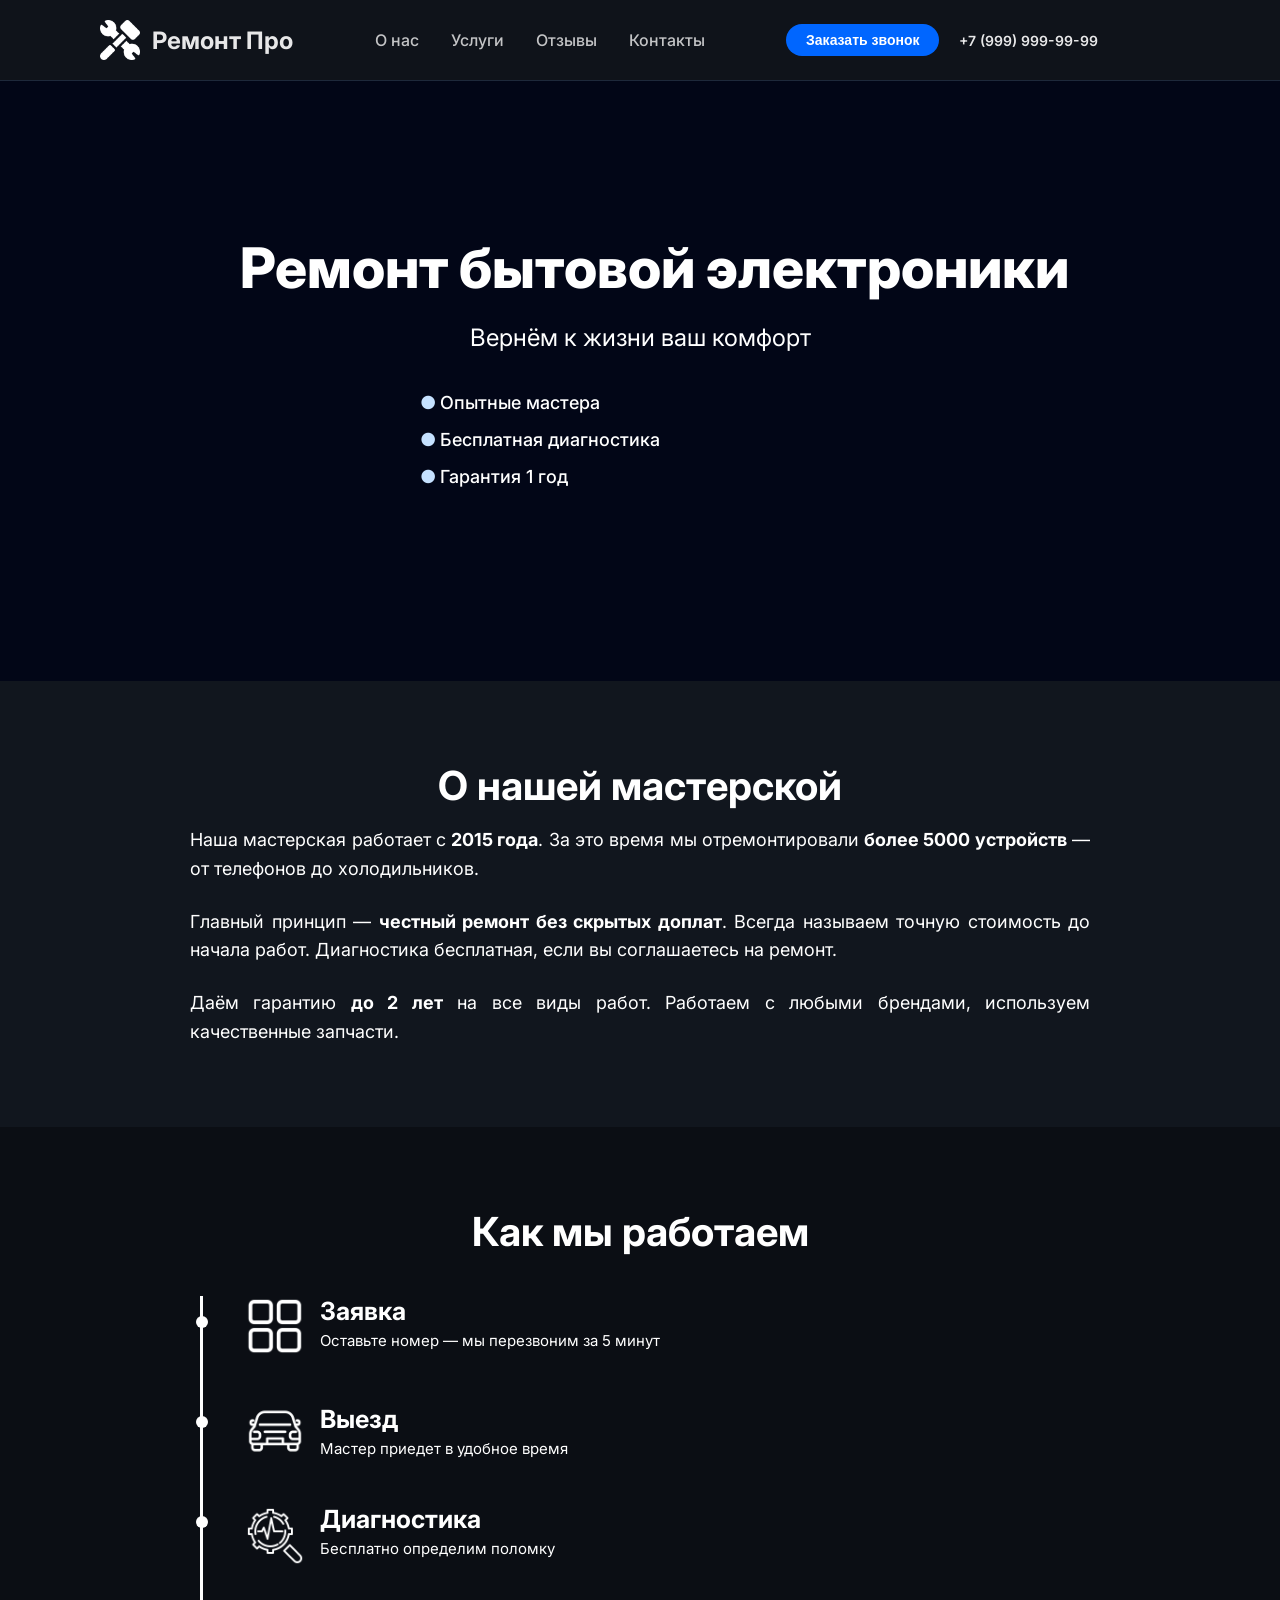
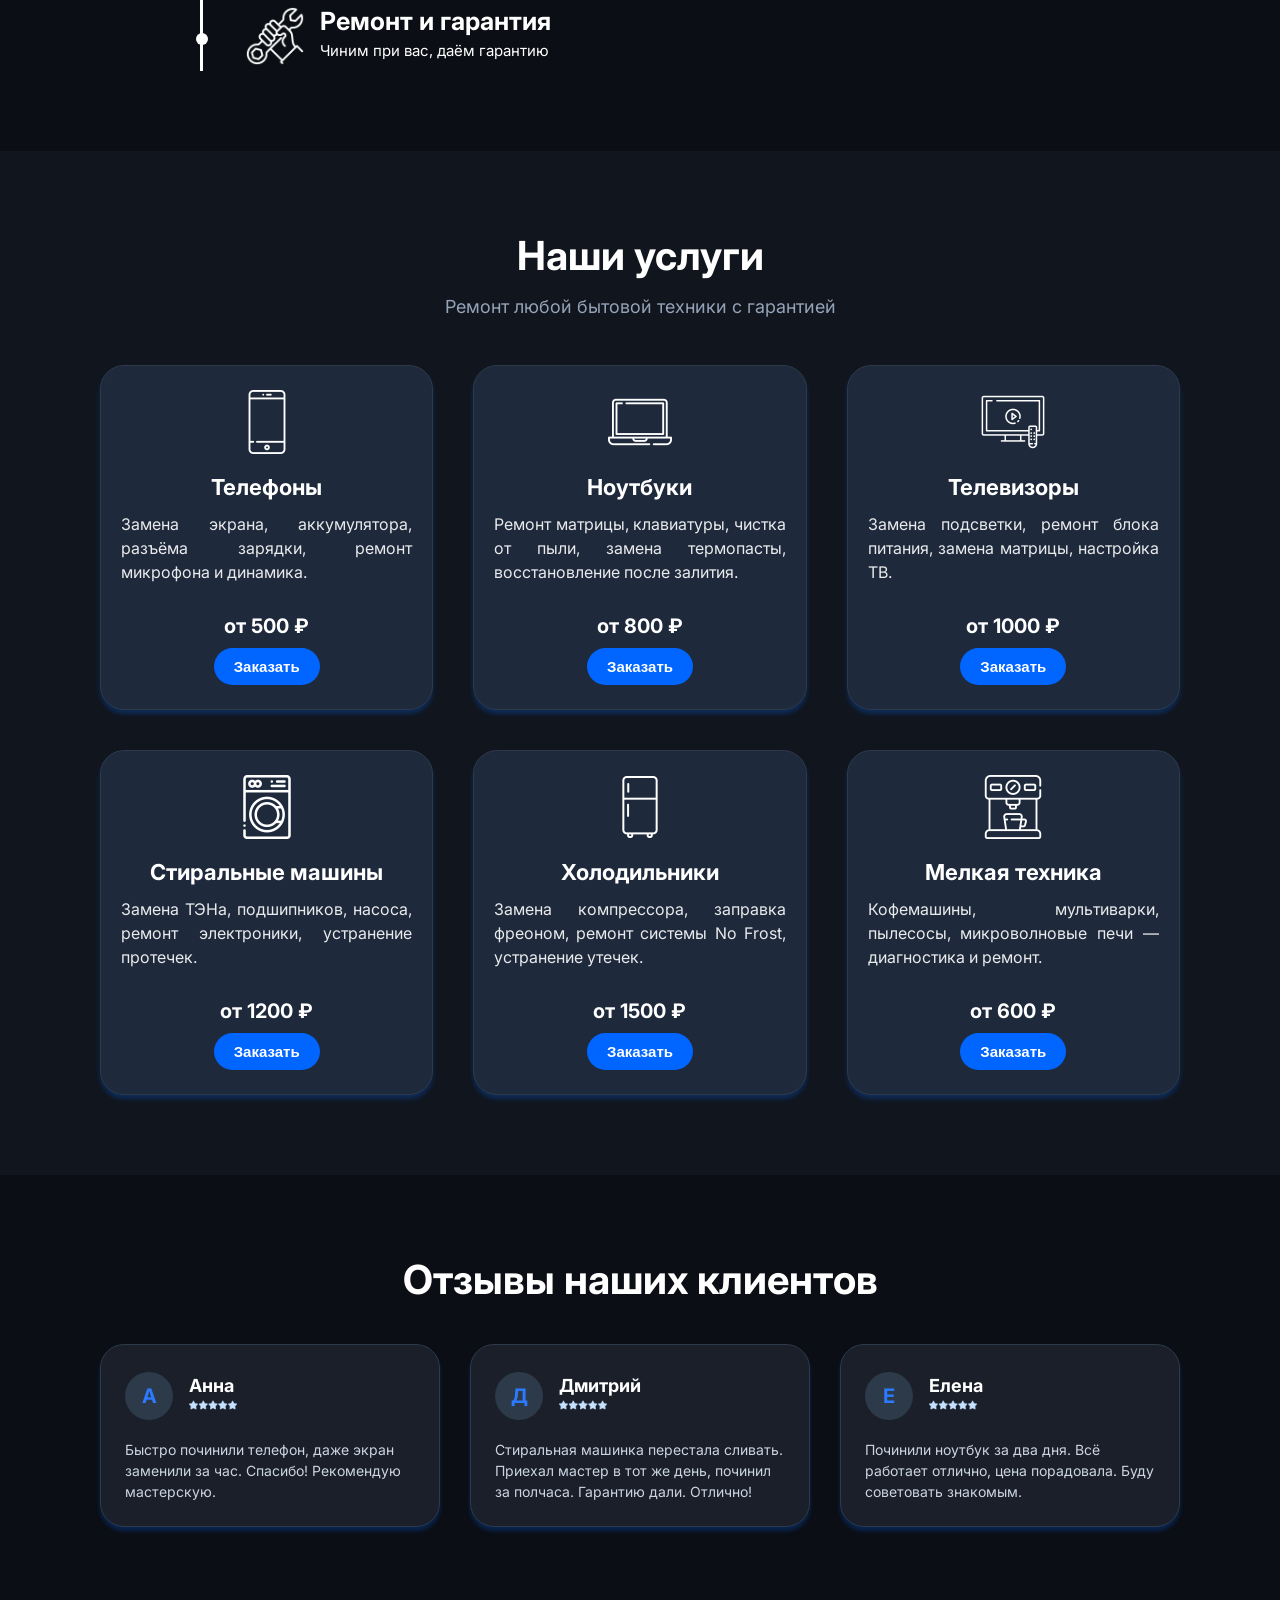
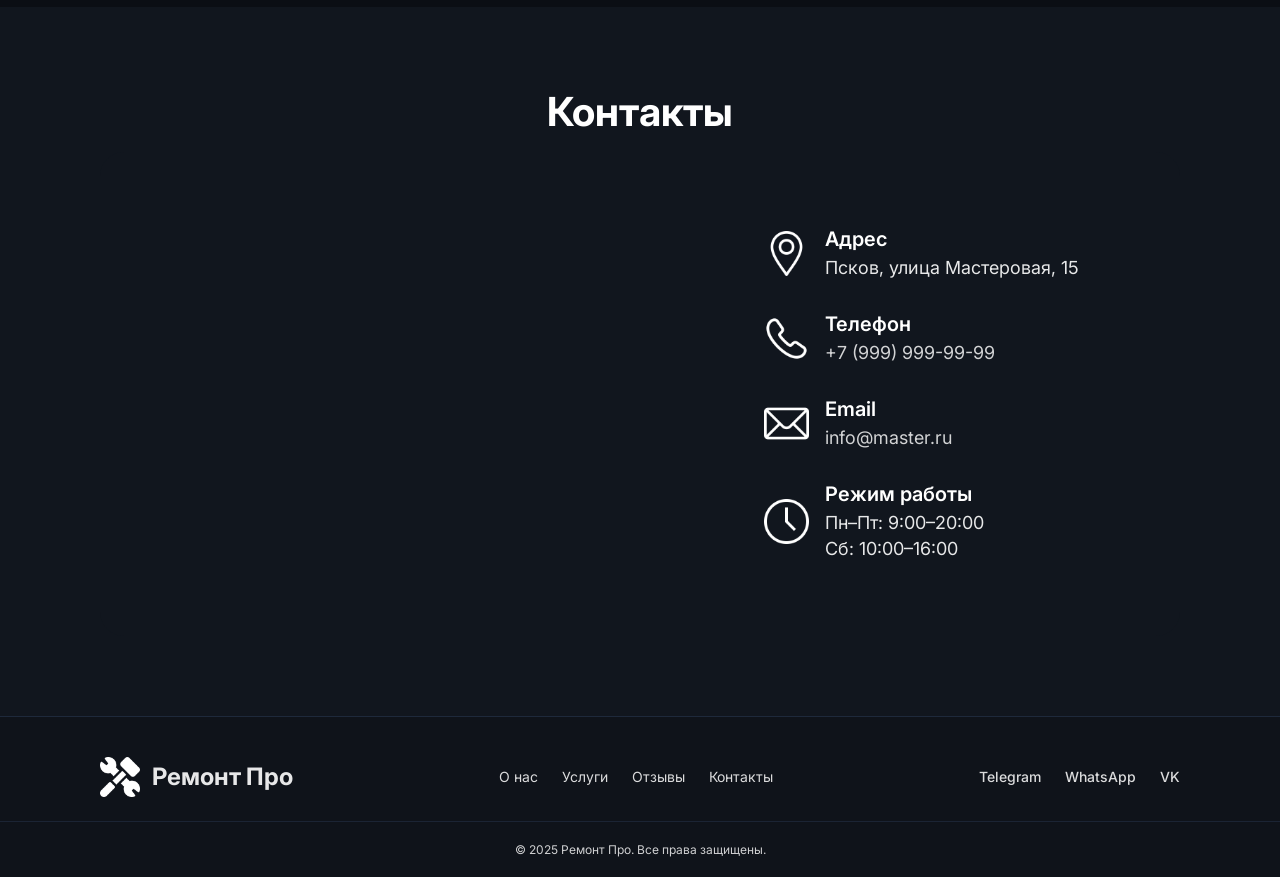
<file: index.html>
<!DOCTYPE html>
<html lang="ru">
<head>
    <meta charset="UTF-8">
    <meta name="viewport" content="width=device-width, initial-scale=1.0, viewport-fit=cover">
    <title>Мастерская — Ремонт бытовой техники</title>
    <link rel="stylesheet" href="css/style.css">
    <link href="https://fonts.googleapis.com/css2?family=Inter:opsz,wght@14..32,300..700&display=swap" rel="stylesheet">
</head>
<body>

   <header class="header">
        <div class="container header-container">
            <div class="logo">
                <img src="images/16.png" alt="Логотип" class="logo-img">
                <span class="logo-text">Ремонт Про</span>
            </div>
            <nav class="nav">
                <a href="#about">О нас</a>
                <a href="#services">Услуги</a>
                <a href="#reviews">Отзывы</a>
                <a href="#contacts">Контакты</a>
            </nav>
            <div class="header-actions">
                <button class="btn-call open-modal">Заказать звонок</button>
                <a href="tel:+79999999999" class="phone">+7 (999) 999-99-99</a>
            </div>
        </div>
    </header>

    <main>
        <!-- ГЕРОЙ -->
        <section id="hero" class="hero">
            <div class="container hero-container">
                <div class="hero-content">
                    <h1 class="hero-title">Ремонт бытовой электроники</h1>
                    <p class="hero-subtitle">Вернём к жизни ваш комфорт</p>
                    <div class="hero-features">
                        <div class="feature">Опытные мастера</div>
                        <div class="feature">Бесплатная диагностика</div>
                        <div class="feature">Гарантия 1 год</div>
                    </div>
                </div>
            </div>
        </section>

        <!-- О НАС -->
        <section id="about" class="about">
            <div class="container">
                <h2 class="section-title">О нашей мастерской</h2>
                <div class="about-content">
                    <p>Наша мастерская работает с <strong>2015 года</strong>. За это время мы отремонтировали <strong>более 5000 устройств</strong> — от телефонов до холодильников.</p>
                    <p>Главный принцип — <strong>честный ремонт без скрытых доплат</strong>. Всегда называем точную стоимость до начала работ. Диагностика бесплатная, если вы соглашаетесь на ремонт.</p>
                    <p>Даём гарантию <strong>до 2 лет</strong> на все виды работ. Работаем с любыми брендами, используем качественные запчасти.</p>
                </div>
            </div>
        </section>

        <!-- КАК МЫ РАБОТАЕМ -->
        <section id="steps" class="steps">
            <div class="container">
                <h2 class="section-title">Как мы работаем</h2>
                <div class="steps-module">
                    <div class="steps-line"></div>
                    <div class="step-circle"></div>
                    <div class="step-image"><img src="images/1.png" alt="Шаг 1"></div>
                    <div class="step-text"><h3>Заявка</h3><p>Оставьте номер — мы перезвоним за 5 минут</p></div>

                    <div class="step-circle step-circle-2"></div>
                    <div class="step-image step-image-2"><img src="images/2.png" alt="Шаг 2"></div>
                    <div class="step-text step-text-2"><h3>Выезд</h3><p>Мастер приедет в удобное время</p></div>

                    <div class="step-circle step-circle-3"></div>
                    <div class="step-image step-image-3"><img src="images/3.png" alt="Шаг 3"></div>
                    <div class="step-text step-text-3"><h3>Диагностика</h3><p>Бесплатно определим поломку</p></div>

                    <div class="step-circle step-circle-4"></div>
                    <div class="step-image step-image-4"><img src="images/4.png" alt="Шаг 4"></div>
                    <div class="step-text step-text-4"><h3>Ремонт и гарантия</h3><p>Чиним при вас, даём гарантию</p></div>
                </div>
            </div>
        </section>

        <!-- УСЛУГИ -->
        <section id="services" class="services">
            <div class="container">
                <h2 class="section-title">Наши услуги</h2>
                <p class="section-subtitle">Ремонт любой бытовой техники с гарантией</p>
                <div class="services-grid">
                    <div class="service-card">
                        <img src="images/5.png" alt="Телефоны" class="service-icon-img">
                        <h3>Телефоны</h3>
                        <p>Замена экрана, аккумулятора, разъёма зарядки, ремонт микрофона и динамика.</p>
                        <div class="service-price">от 500 ₽</div>
                        <button class="btn-service open-modal">Заказать</button>
                    </div>
                    <div class="service-card">
                        <img src="images/6.png" alt="Ноутбуки" class="service-icon-img">
                        <h3>Ноутбуки</h3>
                        <p>Ремонт матрицы, клавиатуры, чистка от пыли, замена термопасты, восстановление после залития.</p>
                        <div class="service-price">от 800 ₽</div>
                        <button class="btn-service open-modal">Заказать</button>
                    </div>
                    <div class="service-card">
                        <img src="images/7.png" alt="Телевизоры" class="service-icon-img">
                        <h3>Телевизоры</h3>
                        <p>Замена подсветки, ремонт блока питания, замена матрицы, настройка ТВ.</p>
                        <div class="service-price">от 1000 ₽</div>
                        <button class="btn-service open-modal">Заказать</button>
                    </div>
                    <div class="service-card">
                        <img src="images/8.png" alt="Стиральные машины" class="service-icon-img">
                        <h3>Стиральные машины</h3>
                        <p>Замена ТЭНа, подшипников, насоса, ремонт электроники, устранение протечек.</p>
                        <div class="service-price">от 1200 ₽</div>
                        <button class="btn-service open-modal">Заказать</button>
                    </div>
                    <div class="service-card">
                        <img src="images/9.png" alt="Холодильники" class="service-icon-img">
                        <h3>Холодильники</h3>
                        <p>Замена компрессора, заправка фреоном, ремонт системы No Frost, устранение утечек.</p>
                        <div class="service-price">от 1500 ₽</div>
                        <button class="btn-service open-modal">Заказать</button>
                    </div>
                    <div class="service-card">
                        <img src="images/10.png" alt="Мелкая техника" class="service-icon-img">
                        <h3>Мелкая техника</h3>
                        <p>Кофемашины, мультиварки, пылесосы, микроволновые печи — диагностика и ремонт.</p>
                        <div class="service-price">от 600 ₽</div>
                        <button class="btn-service open-modal">Заказать</button>
                    </div>
                </div>
            </div>
        </section>

        <!-- ОТЗЫВЫ -->
        <section id="reviews" class="reviews">
            <div class="container">
                <h2 class="section-title">Отзывы наших клиентов</h2>
                <div class="reviews-grid">
                    <div class="review-card">
                        <div class="reviewer">
                            <div class="reviewer-avatar">А</div>
                            <div class="reviewer-info">
                                <div class="reviewer-name">Анна</div>
                                <img src="images/15.png" alt="5 звезд" class="reviewer-stars-img">
                            </div>
                        </div>
                        <p class="review-text">Быстро починили телефон, даже экран заменили за час. Спасибо! Рекомендую мастерскую.</p>
                    </div>
                    <div class="review-card">
                        <div class="reviewer">
                            <div class="reviewer-avatar">Д</div>
                            <div class="reviewer-info">
                                <div class="reviewer-name">Дмитрий</div>
                                <img src="images/15.png" alt="5 звезд" class="reviewer-stars-img">
                            </div>
                        </div>
                        <p class="review-text">Стиральная машинка перестала сливать. Приехал мастер в тот же день, починил за полчаса. Гарантию дали. Отлично!</p>
                    </div>
                    <div class="review-card">
                        <div class="reviewer">
                            <div class="reviewer-avatar">Е</div>
                            <div class="reviewer-info">
                                <div class="reviewer-name">Елена</div>
                                <img src="images/15.png" alt="5 звезд" class="reviewer-stars-img">
                            </div>
                        </div>
                        <p class="review-text">Починили ноутбук за два дня. Всё работает отлично, цена порадовала. Буду советовать знакомым.</p>
                    </div>
                </div>
            </div>
        </section>

        <!-- КОНТАКТЫ -->
        <section id="contacts" class="contacts">
            <div class="container">
                <h2 class="section-title">Контакты</h2>
                <div class="contacts-row">
                    <div class="contacts-map">
                        <iframe src="https://yandex.ru/map-widget/v1/?ll=28.334006%2C57.816943&mode=poi&poi%5Bpoint%5D=28.332687%2C57.819383&poi%5Buri%5D=ymapsbm1%3A%2F%2Fgeo%3Fdata%3DCgg1MzE0OTQ2MhIY0KDQvtGB0YHQuNGPLCDQn9GB0LrQvtCyIgoNjaniQRX4RmdC&z=15.8" width="100%" height="400" frameborder="0" allowfullscreen="true" style="border-radius: 24px;"></iframe>
                    </div>
                    <div class="contacts-info">
                        <div class="contact-item">
                            <img src="images/11.png" alt="Адрес" class="contact-icon-img">
                            <div>
                                <h3>Адрес</h3>
                                <p>Псков, улица Мастеровая, 15</p>
                            </div>
                        </div>
                        <div class="contact-item">
                            <img src="images/12.png" alt="Телефон" class="contact-icon-img">
                            <div>
                                <h3>Телефон</h3>
                                <p><a href="tel:+79999999999">+7 (999) 999-99-99</a></p>
                            </div>
                        </div>
                        <div class="contact-item">
                            <img src="images/13.png" alt="Email" class="contact-icon-img">
                            <div>
                                <h3>Email</h3>
                                <p><a href="mailto:info@master.ru">info@master.ru</a></p>
                            </div>
                        </div>
                        <div class="contact-item">
                            <img src="images/14.png" alt="Режим работы" class="contact-icon-img">
                            <div>
                                <h3>Режим работы</h3>
                                <p>Пн–Пт: 9:00–20:00<br>Сб: 10:00–16:00</p>
                            </div>
                        </div>
                    </div>
                </div>
            </div>
        </section>
    </main>

    <footer class="footer">
        <div class="container footer-container">
            <div class="footer-brand">
                <img src="images/16.png" alt="Логотип" class="footer-logo-img">
                <span class="footer-logo-text">Ремонт Про</span>
            </div>
            <div class="footer-nav">
                <a href="#about">О нас</a>
                <a href="#services">Услуги</a>
                <a href="#reviews">Отзывы</a>
                <a href="#contacts">Контакты</a>
            </div>
            <div class="footer-social">
                <a href="#">Telegram</a>
                <a href="#">WhatsApp</a>
                <a href="#">VK</a>
            </div>
        </div>
        <div class="footer-bottom">
            <div class="container">© 2025 Ремонт Про. Все права защищены.</div>
        </div>
    </footer>

    <div id="modal" class="modal">
        <div class="modal-content">
            <span class="close">&times;</span>
            <h2>Заказать звонок</h2>
            <p>Оставьте номер — мы перезвоним через 5 минут</p>
            <form action="https://formspree.io/f/xqegrkyw" method="POST">
                <input type="text" name="name" placeholder="Ваше имя" required>
                <input type="tel" name="phone" placeholder="Телефон" required>
                <textarea name="message" placeholder="Опишите проблему (необязательно)" rows="3"></textarea>
                <button type="submit">Отправить</button>
            </form>
        </div>
    </div>

    <script src="js/script.js"></script>
</body>
</html>
</file>
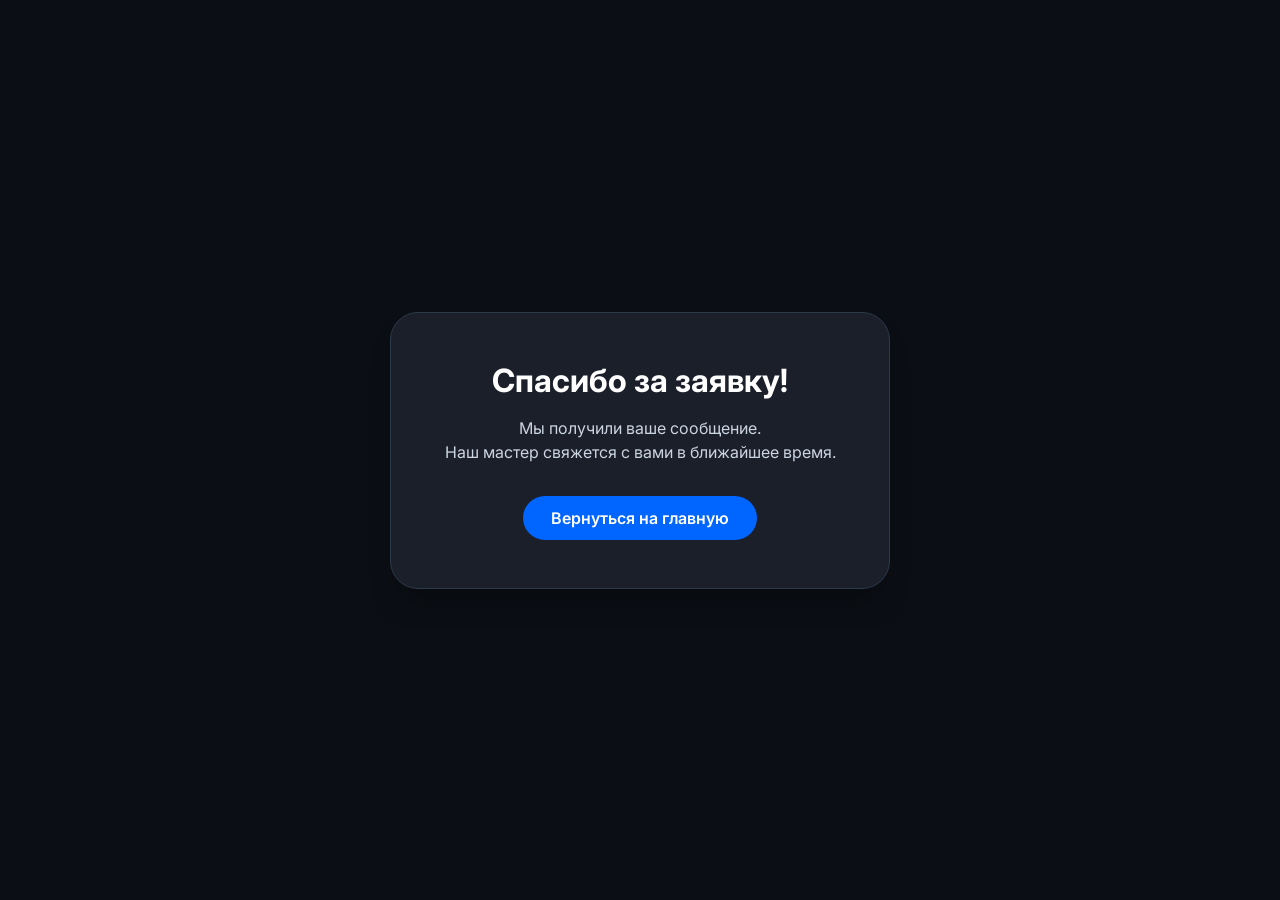
<file: spasibo.html>
<!DOCTYPE html>
<html lang="ru">
<head>
    <meta charset="UTF-8">
    <meta name="viewport" content="width=device-width, initial-scale=1.0">
    <title>Спасибо за заявку — Мастерская</title>
    <link rel="stylesheet" href="css/style.css">
    <link href="https://fonts.googleapis.com/css2?family=Inter:opsz,wght@14..32,300..700&display=swap" rel="stylesheet">
    <style>
        .thanks-page {
            min-height: 100vh;
            display: flex;
            align-items: center;
            justify-content: center;
            background: #0B0E14;
            padding: 40px;
        }
        .thanks-card {
            background: #1A1F2A;
            border-radius: 28px;
            padding: 48px 40px;
            text-align: center;
            max-width: 500px;
            width: 100%;
            border: 1px solid #2D3A4A;
            box-shadow: 0 20px 30px -10px rgba(0,0,0,0.3);
        }
        .thanks-icon {
            font-size: 64px;
            margin-bottom: 24px;
        }
        .thanks-card h1 {
            font-size: 32px;
            font-weight: 700;
            color: white;
            margin-bottom: 16px;
        }
        .thanks-card p {
            font-size: 16px;
            color: #CBD5E1;
            line-height: 1.5;
            margin-bottom: 32px;
        }
        .btn-back {
            background: #0066FF;
            color: white;
            border: none;
            padding: 12px 28px;
            border-radius: 40px;
            font-size: 16px;
            font-weight: 600;
            cursor: pointer;
            text-decoration: none;
            display: inline-block;
            transition: background 0.2s;
        }
        .btn-back:hover {
            background: #0052CC;
        }
    </style>
</head>
<body>
    <div class="thanks-page">
        <div class="thanks-card">
            <h1>Спасибо за заявку!</h1>
            <p>Мы получили ваше сообщение. <br>Наш мастер свяжется с вами в ближайшее время.</p>
            <a href="index.html" class="btn-back">Вернуться на главную</a>
        </div>
    </div>
</body>
</html>
</file>
<file: css/style.css>
/* БАЗА */
* {
    margin: 0;
    padding: 0;
    box-sizing: border-box;
}

body {
    font-family: 'Inter', system-ui, -apple-system, sans-serif;
    background: #0B0E14;
    color: #E2E8F0;
    scroll-behavior: smooth;
}

.container {
    max-width: 1440px;
    margin: 0 auto;
    padding: 0 100px;
}

.section-title {
    font-size: 40px;
    font-weight: 700;
    text-align: center;
    margin-bottom: 16px;
    color: #FFFFFF;
}

.section-subtitle {
    text-align: center;
    font-size: 18px;
    color: #94A3B8;
    margin-bottom: 48px;
}

/* ========== ШАПКА ========== */
.header {
    position: sticky;
    top: 0;
    z-index: 1000;
    background: #0F131A;
    backdrop-filter: blur(10px);
    border-bottom: 1px solid #1E293B;
}

.header-container {
    display: flex;
    align-items: center;
    justify-content: space-between;
    height: 80px;
}

.logo {
    display: flex;
    align-items: center;
    gap: 12px;
}

.logo-img {
    width: 40px;
    height: 40px;
    object-fit: contain;
    display: block;
}

.logo-text {
    font-size: 24px;
    font-weight: 700;
    color: #FFFFFF;
    opacity: 0.9;
}

.nav {
    display: flex;
    gap: 32px;
}

.nav a {
    text-decoration: none;
    font-size: 16px;
    font-weight: 500;
    color: #FFFFFF;
    opacity: 0.75;
    transition: opacity 0.2s, color 0.2s;
}

.nav a:hover {
    opacity: 1;
    color: #0066FF;
}

.header-actions {
    display: flex;
    align-items: center;
    gap: 20px;
}

.phone {
    text-decoration: none;
    font-size: 14px;
    font-weight: 600;
    color: #FFFFFF;
    opacity: 0.9;
}

.btn-call {
    background: #0066FF;
    color: #FFFFFF;
    border: none;
    padding: 8px 20px;
    border-radius: 40px;
    font-size: 14px;
    font-weight: 600;
    cursor: pointer;
    transition: background 0.2s;
}

.btn-call:hover {
    background: #0052CC;
}

/* ========== ГЕРОЙ ========== */
.hero {
    background: #020617;
    padding: 100px 0;
    min-height: 600px;   /* минимальная высота */
    display: flex;
    align-items: center;
}

.hero-container {
    display: flex;
    justify-content: center;
}

.hero-content {
    text-align: center;
    max-width: 800px;
    width: 100%;
}

.hero-title {
    font-size: 56px;
    font-weight: 800;
    color: #FFFFFF;
    line-height: 1.2;
    margin-bottom: 20px;
    white-space: nowrap;
}

.hero-subtitle {
    font-size: 24px;
    font-weight: 400;
    color: #FFFFFF;
    margin-bottom: 40px;
}

.hero-features {
    display: inline-block;
    text-align: left;
    margin-left: -200px;
    margin-bottom: 40px;
}

.feature {
    font-size: 18px;
    font-weight: 500;
    color: #FFFFFF;
    position: relative;
    padding-left: 20px;
    margin-bottom: 16px;
}

.feature:last-child {
    margin-bottom: 0;
}

.feature::before {
    content: "●";
    color: #C5E1FF;
    position: absolute;
    left: 0;
    top: 0;
}

/* ========== О НАС ========== */
.about {
    background: #11161E;
    padding: 80px 0;
}

.about-content {
    max-width: 900px;
    margin: 0 auto;
    text-align: center;
}

.about-content p {
    font-size: 18px;
    line-height: 1.6;
    margin-bottom: 24px;
    color: #FFFFFF;
    text-align: justify;
}

.about-content p:last-child {
    margin-bottom: 0;
}

/* ========== КАК МЫ РАБОТАЕМ ========== */
.steps {
    background: #0B0E14;
    padding: 80px 0;
}

.steps-module {
    position: relative;
    min-height: 375px;
    margin-top: 40px;
}

.steps-line {
    position: absolute;
    left: 100px;
    top: 0;
    width: 3px;
    height: 100%;
    background-color: #FFFFFF;
}

.step-circle {
    position: absolute;
    left: 96px;
    width: 12px;
    height: 12px;
    background-color: #FFFFFF;
    border-radius: 50%;
    top: 20px;
}

.step-circle-2 { top: 120px; }
.step-circle-3 { top: 220px; }
.step-circle-4 { top: 337px; }

.step-image {
    position: absolute;
    left: 145px;
    width: 60px;
    height: 60px;
    top: 0px;
    z-index: 10;
}

.step-image img {
    width: 100%;
    height: 100%;
    object-fit: cover;
    display: block;
}

.step-image-2 { top: 105px; }
.step-image-3 { top: 210px; }
.step-image-4 { top: 310px; }

.step-text {
    position: absolute;
    left: 220px;
    right: 20px;
    z-index: 10;
    padding: 8px 0;
    top: -8px;
}

.step-text h3 {
    font-size: 25px;
    font-weight: 700;
    color: #FFFFFF;
    margin-bottom: 4px;
}

.step-text p {
    font-size: 15px;
    color: #FFFFFF;
    line-height: 1.4;
}

.step-text-2 { top: 100px; }
.step-text-3 { top: 200px; }
.step-text-4 { top: 302px; }

/* ========== УСЛУГИ ========== */
.services {
    background: #11161E;
    padding: 80px 0;
}

.services-grid {
    display: grid;
    grid-template-columns: repeat(3, 1fr);
    gap: 40px;
}

.service-card {
    background: #1E293B;
    border-radius: 24px;
    padding: 24px 20px;
    text-align: center;
    display: flex;
    flex-direction: column;
    border: 1px solid #2D3A4A;
    transition: transform 0.2s, box-shadow 0.2s;
    height: 100%;
    box-shadow: 0 4px 4px #0066FF40;  /* rgba(0,102,255,0.25) в HEX */
}

.service-card:hover {
    transform: translateY(-4px);
    box-shadow: 0 8px 12px #0066FF59;  /* rgba(0,102,255,0.35) в HEX */
    border-color: #2B7AFF;
}

.service-icon-img {
    width: 64px;
    height: 64px;
    object-fit: contain;
    display: block;
    margin: 0 auto 20px auto;
}

.service-card h3 {
    font-size: 22px;
    font-weight: 700;
    color: #FFFFFF;
    margin-bottom: 12px;
}

.service-card p {
    font-size: 16px;
    line-height: 1.5;
    color: #FFFFFF;
    margin-bottom: 30px;
    flex-grow: 1;
    text-align: justify;
    text-justify: inter-word;
    word-break: break-word;
    hyphens: auto;
    opacity: 0.9;
}

.service-price {
    font-size: 20px;
    font-weight: 700;
    color: #FFFFFF;
    margin-bottom: 10px;
}

.btn-service {
    background: #0066FF;
    color: #FFFFFF;
    border: none;
    padding: 10px 20px;
    border-radius: 40px;
    font-size: 15px;
    font-weight: 600;
    cursor: pointer;
    transition: background 0.2s;
    width: fit-content;
    margin: 0 auto;
}

.btn-service:hover {
    background: #0052CC;
    transform: scale(1.02);
}

/* ========== ОТЗЫВЫ ========== */
.reviews {
    background: #0B0E14;
    padding: 80px 0;
}

.reviews-grid {
    display: grid;
    grid-template-columns: repeat(3, 1fr);
    gap: 30px;
    margin-top: 40px;
}

.review-card {
    background: #1A1F2A;
    border-radius: 24px;
    padding: 24px;
    transition: all 0.2s;
    border: 1px solid #2D3A4A;
    box-shadow: 0 4px 4px #0066FF40;
}

.review-card:hover {
    transform: translateY(-4px);
    border-color: #2B7AFF;
    box-shadow: 0 8px 12px #0066FF59;
}

.reviewer {
    display: flex;
    align-items: center;
    gap: 16px;
    margin-bottom: 16px;
}

.reviewer-avatar {
    width: 48px;
    height: 48px;
    background: #2D3A4A;
    border-radius: 50%;
    display: flex;
    align-items: center;
    justify-content: center;
    font-weight: bold;
    font-size: 20px;
    color: #2B7AFF;
}

.reviewer-info {
    display: flex;
    flex-direction: column;
    transform: translateY(6px);
}

.reviewer-name {
    font-weight: 700;
    color: #FFFFFF;
    font-size: 18px;
    margin-bottom: 0;
}

.reviewer-stars-img {
    width: 48px;
    height: 48px;
    object-fit: contain;
    display: block;
    margin-top: -15px;
}

.review-text {
    color: #CBD5E1;
    line-height: 1.5;
    font-size: 14px;
}

/* ========== КОНТАКТЫ ========== */
.contacts {
    background: #11161E;
    padding: 80px 0;
}

.contacts-row {
    display: flex;
    gap: 60px;
    background: #11161E;
    border-radius: 24px;
    padding: 40px;
}

.contacts-map {
    flex: 1.2;
}

.contacts-info {
    flex: 0.8;
    display: flex;
    flex-direction: column;
    gap: 32px;
    justify-content: center;
}

.contact-item {
    display: flex;
    gap: 16px;
    align-items: center;
}

.contact-icon-img {
    width: 45px;
    height: 45px;
    object-fit: contain;
    display: block;
}

.contact-item h3 {
    font-size: 20px;
    font-weight: 600;
    color: #FFFFFF;
    margin-bottom: 4px;
}

.contact-item p,
.contact-item a {
    font-size: 18px;
    color: #FFFFFF;
    text-decoration: none;
    line-height: 1.4;
    opacity: 0.9;
}

.contact-item a:hover {
    color: #2B7AFF;
}

/* ========== ПОДВАЛ ========== */
.footer {
    background: #0F131A;
    border-top: 1px solid #1E293B;
    padding: 40px 0 20px;
}

.footer-container {
    display: flex;
    align-items: center;
    justify-content: space-between;
    flex-wrap: wrap;
    gap: 24px;
    margin-bottom: 24px;
}

.footer-brand {
    display: flex;
    align-items: center;
    gap: 12px;
}

.footer-logo-img {
    width: 40px;
    height: 40px;
    object-fit: contain;
    display: block;
}

.footer-logo-text {
    font-size: 24px;
    font-weight: 700;
    color: #FFFFFF;
    opacity: 0.9;
}

.footer-nav {
    display: flex;
    gap: 24px;
    justify-content: center;
    flex: 1;
}

.footer-nav a {
    text-decoration: none;
    color: #FFFFFF;
    font-size: 14px;
    transition: color 0.2s;
    opacity: 0.85;
}

.footer-nav a:hover {
    color: #C5E1FF;
    opacity: 1;
}

.footer-social {
    display: flex;
    gap: 24px;
}

.footer-social a {
    text-decoration: none;
    font-size: 14px;
    font-weight: 500;
    color: #FFFFFF;
    transition: color 0.2s;
    opacity: 0.85;
}

.footer-social a:hover {
    color: #FFFFFF;
    opacity: 1;
}

.footer-bottom {
    text-align: center;
    padding-top: 20px;
    border-top: 1px solid #1E293B;
    font-size: 12px;
    color: #FFFFFF;
    opacity: 0.8;
}

/* ========== МОДАЛЬНОЕ ОКНО ========== */
.modal {
    display: none;
    position: fixed;
    z-index: 9999;
    left: 0;
    top: 0;
    width: 100%;
    height: 100%;
    background-color: #000000CC;  /* rgba(0,0,0,0.8) */
    align-items: center;
    justify-content: center;
}

.modal-content {
    background: #1A1F2A;
    padding: 32px;
    border-radius: 28px;
    max-width: 420px;
    width: 90%;
    text-align: center;
    position: relative;
    border: 1px solid #2D3A4A;
}

.close {
    position: absolute;
    top: 16px;
    right: 20px;
    font-size: 28px;
    cursor: pointer;
    color: #94A3B8;
}

.modal-content h2 {
    color: #FFFFFF;
}

.modal-content input, .modal-content textarea {
    width: 100%;
    padding: 12px;
    margin-bottom: 16px;
    border: 1px solid #2D3A4A;
    border-radius: 16px;
    background: #0F131A;
    color: #FFFFFF;
    font-family: inherit;
}

.modal-content button {
    background: #0066FF;
    color: #FFFFFF;
    border: none;
    padding: 12px;
    border-radius: 40px;
    width: 100%;
    font-weight: 600;
    cursor: pointer;
}

/* ========== МОБИЛЬНАЯ ВЕРСИЯ (ДО 768px) ========== */
@media (max-width: 768px) {
    /* Шапка */
    .header-container {
        display: flex;
        justify-content: space-between;
        align-items: center;
        height: 70px;
        padding: 0 20px;
    }

    .logo {
        display: flex;
        align-items: center;
        gap: 10px;
    }
    .logo-img {
        width: 40px;
        height: 40px;
    }
    .logo-text {
        font-size: 20px;
    }

    .burger {
        display: block;
        width: 30px;
        height: 20px;
        cursor: pointer;
        position: relative;
        z-index: 1001;
    }
    .burger span {
        display: block;
        width: 100%;
        height: 3px;
        background: #C5E1FF;
        margin-bottom: 5px;
        border-radius: 2px;
    }
    .burger span:last-child {
        margin-bottom: 0;
    }

    .nav {
        display: none;
        position: absolute;
        top: 70px;
        left: 0;
        width: 100%;
        background: #0F131A;
        flex-direction: column;
        align-items: center;
        gap: 20px;
        padding: 30px 20px;
        z-index: 1000;
        border-bottom: 1px solid #1E293B;
    }
    .nav a {
        font-size: 18px;
    }
    .nav.open {
        display: flex;
    }

    .header-actions {
        display: none;
    }

    .container {
        padding: 0 20px;
    }

    /* ГЕРОЙ */
    .hero {
        padding: 40px 0;
    }
    .hero-title {
        font-size: 24px;
        white-space: nowrap;
        text-align: center;
    }
    .hero-subtitle {
        font-size: 18px;
        white-space: nowrap;
        text-align: center;
        margin-bottom: 30px;
    }

    /* Маркеры */
    .hero-features {
        display: inline-block;
        text-align: left;
        margin-left: -50px;
    }
    .feature {
        font-size: 16px;
        text-align: left;
        padding-left: 0;
        white-space: nowrap;
        display: flex;
        align-items: center;
        gap: 8px;
    }
    .feature::before {
        position: static;
        display: inline-block;
        content: "●";
        color: #C5E1FF;
    }

    /* ВСЕ ЗАГОЛОВКИ СЕКЦИЙ — одна строка, одинаковый размер */
    .section-title {
        font-size: 24px !important;
        white-space: nowrap !important;
        text-align: center !important;
    }

    /* Услуги */
    .services-grid {
        grid-template-columns: 1fr;
        gap: 20px;
    }

    /* Как мы работаем */
    .steps-line, .step-circle {
        display: none;
    }
    .steps-module {
        min-height: auto;
        margin-top: 20px;
    }
    .step-image, .step-text {
        position: static;
        text-align: center;
        margin: 0 auto 20px auto;
    }
    .step-image {
        width: 50px;
        height: 50px;
        margin-bottom: 10px;
    }
    .step-text {
        padding: 0;
    }

    /* Отзывы */
    .reviews-grid {
        grid-template-columns: 1fr;
        gap: 20px;
    }

    /* Контакты */
    .contacts-row {
        flex-direction: column;
        gap: 30px;
        padding: 20px;
    }
    .contacts-map iframe {
        height: 250px;
    }

    /* Подвал */
    .footer-container {
        flex-direction: column;
        text-align: center;
        gap: 16px;
    }
    .footer-nav {
        justify-content: center;
        flex-wrap: wrap;
    }
}
</file>
